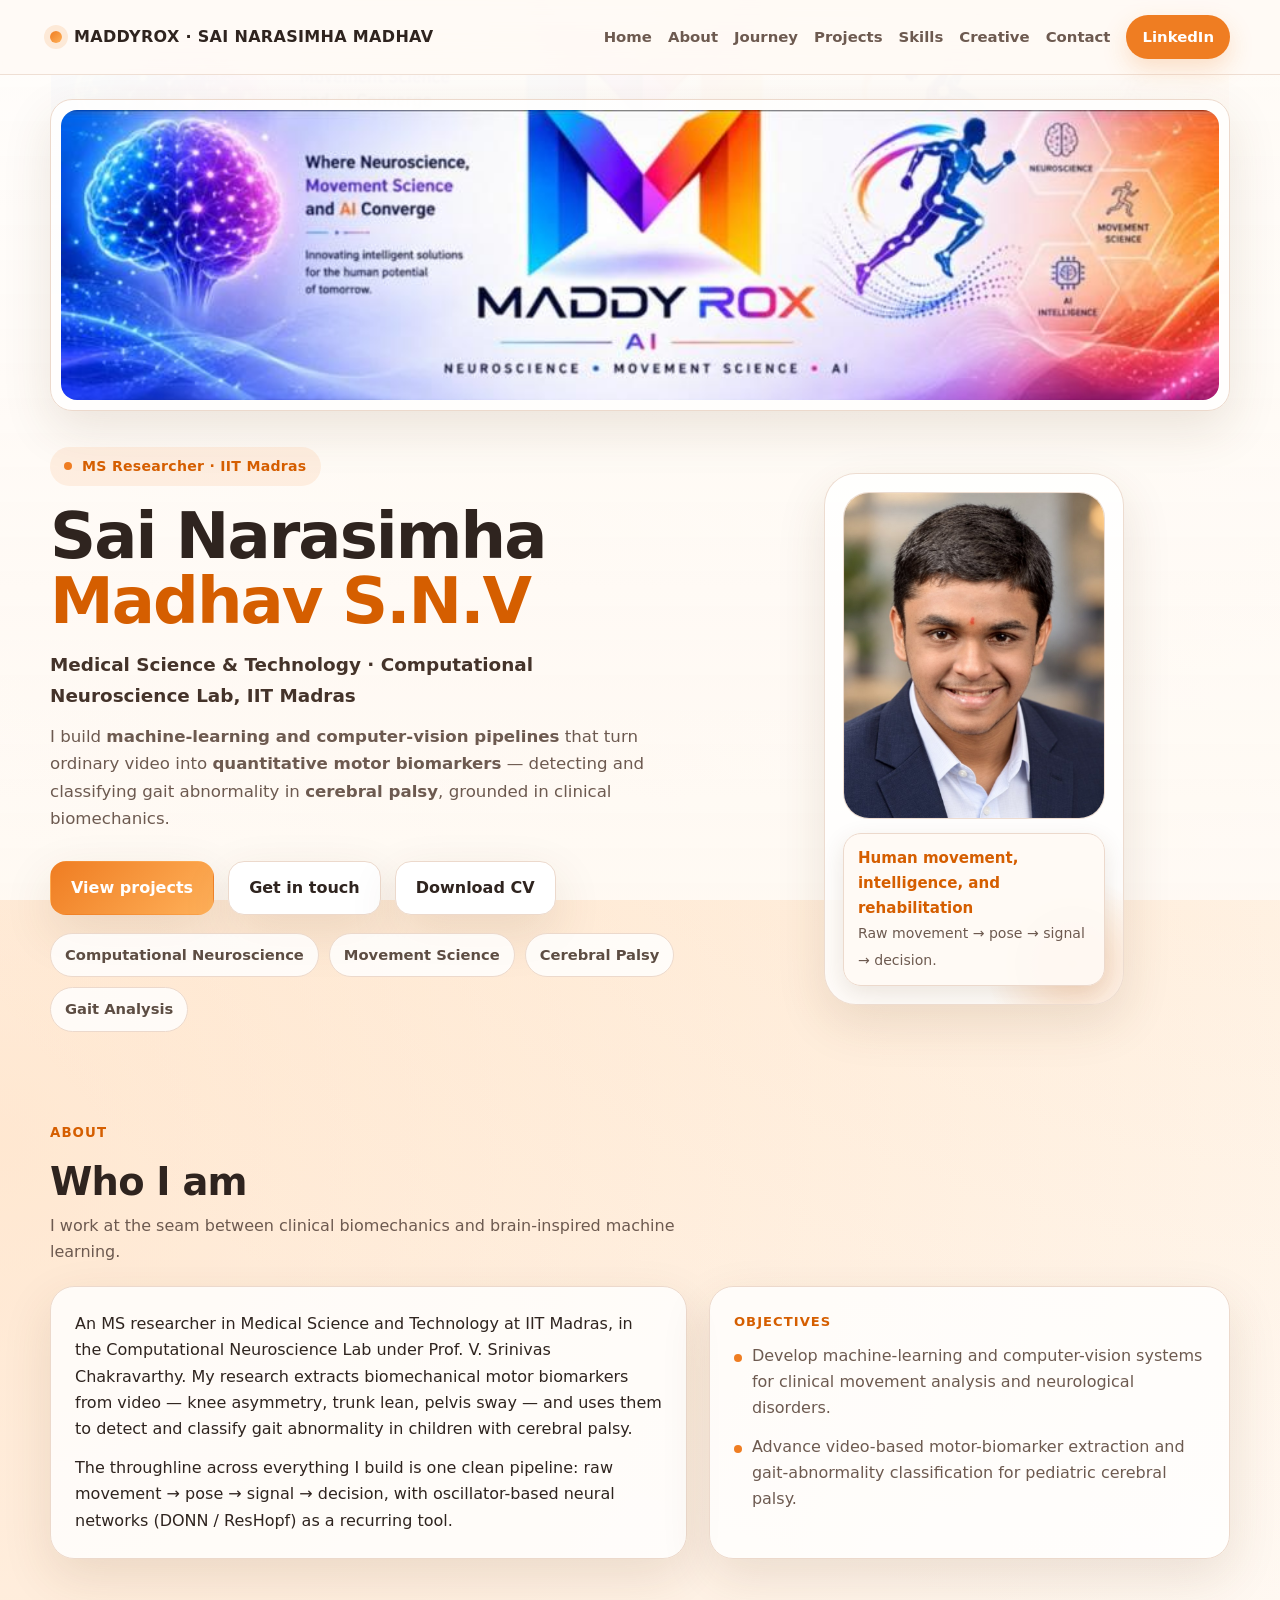
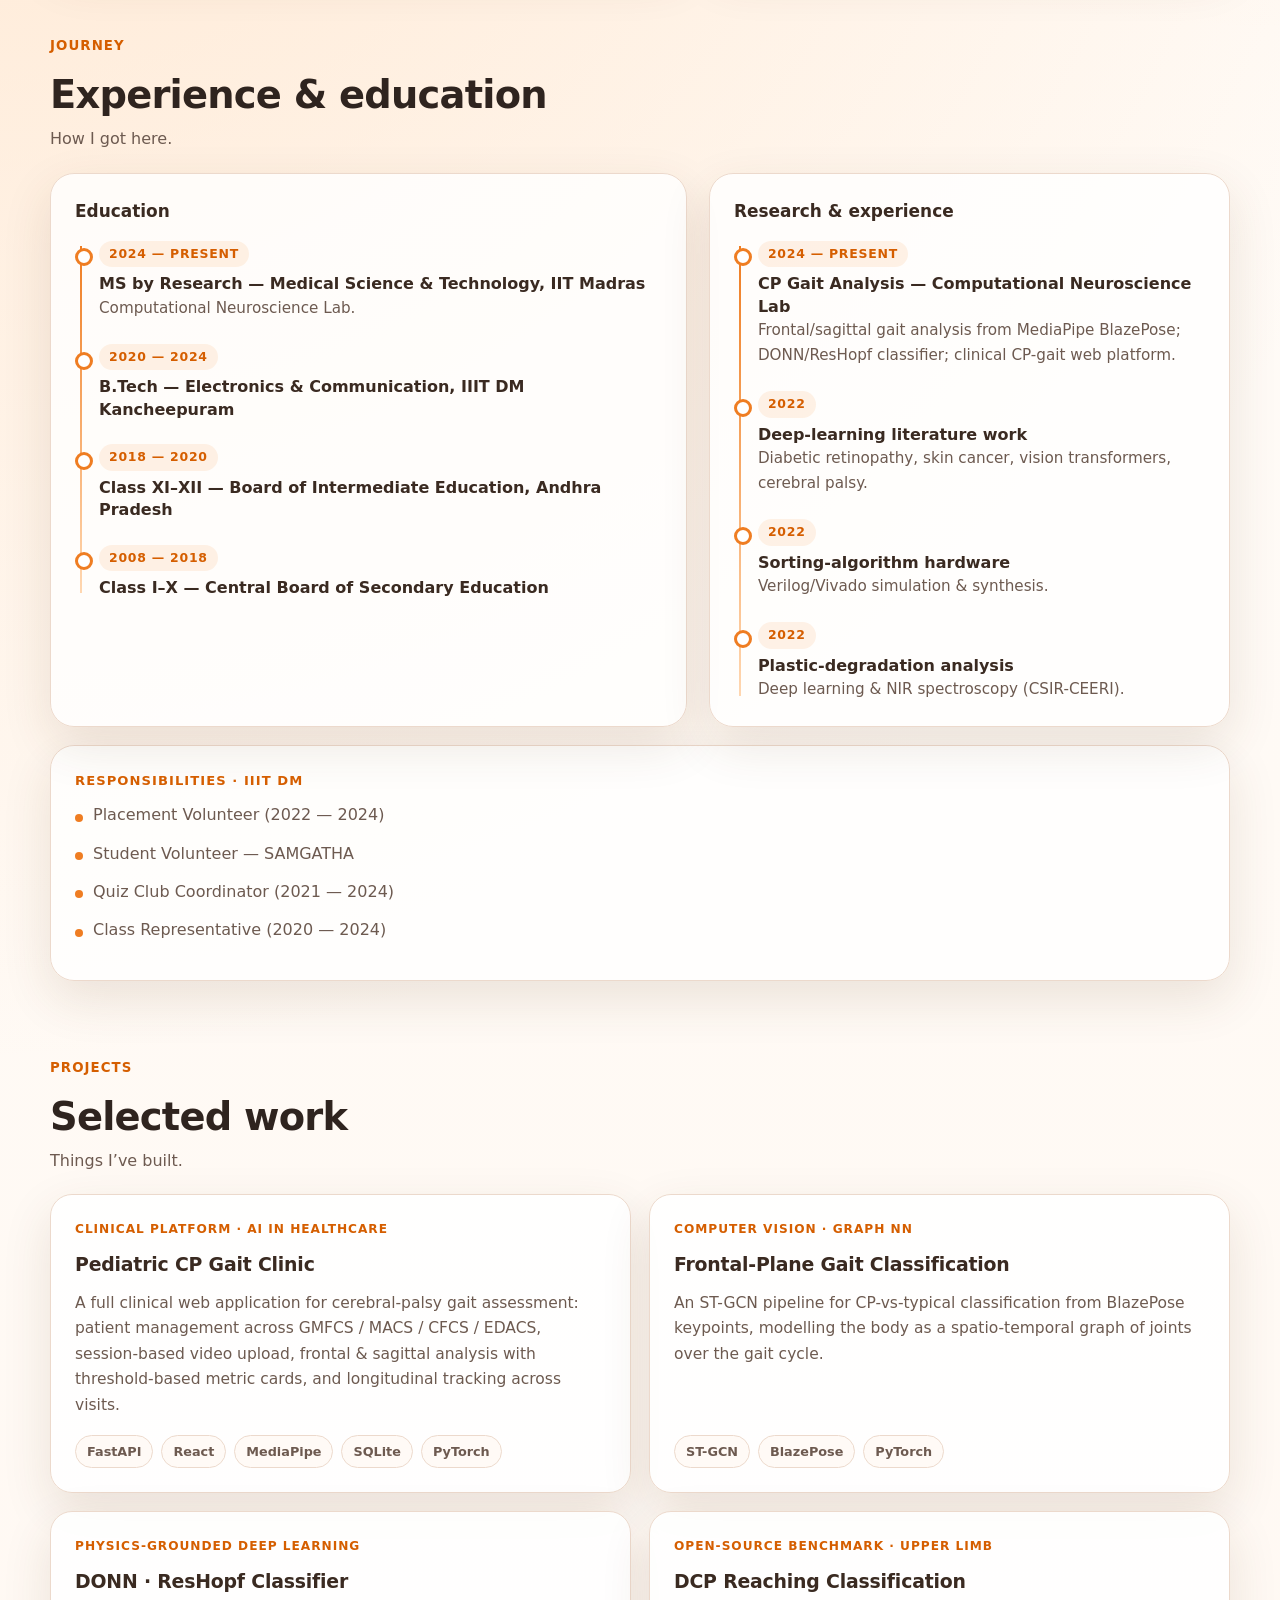
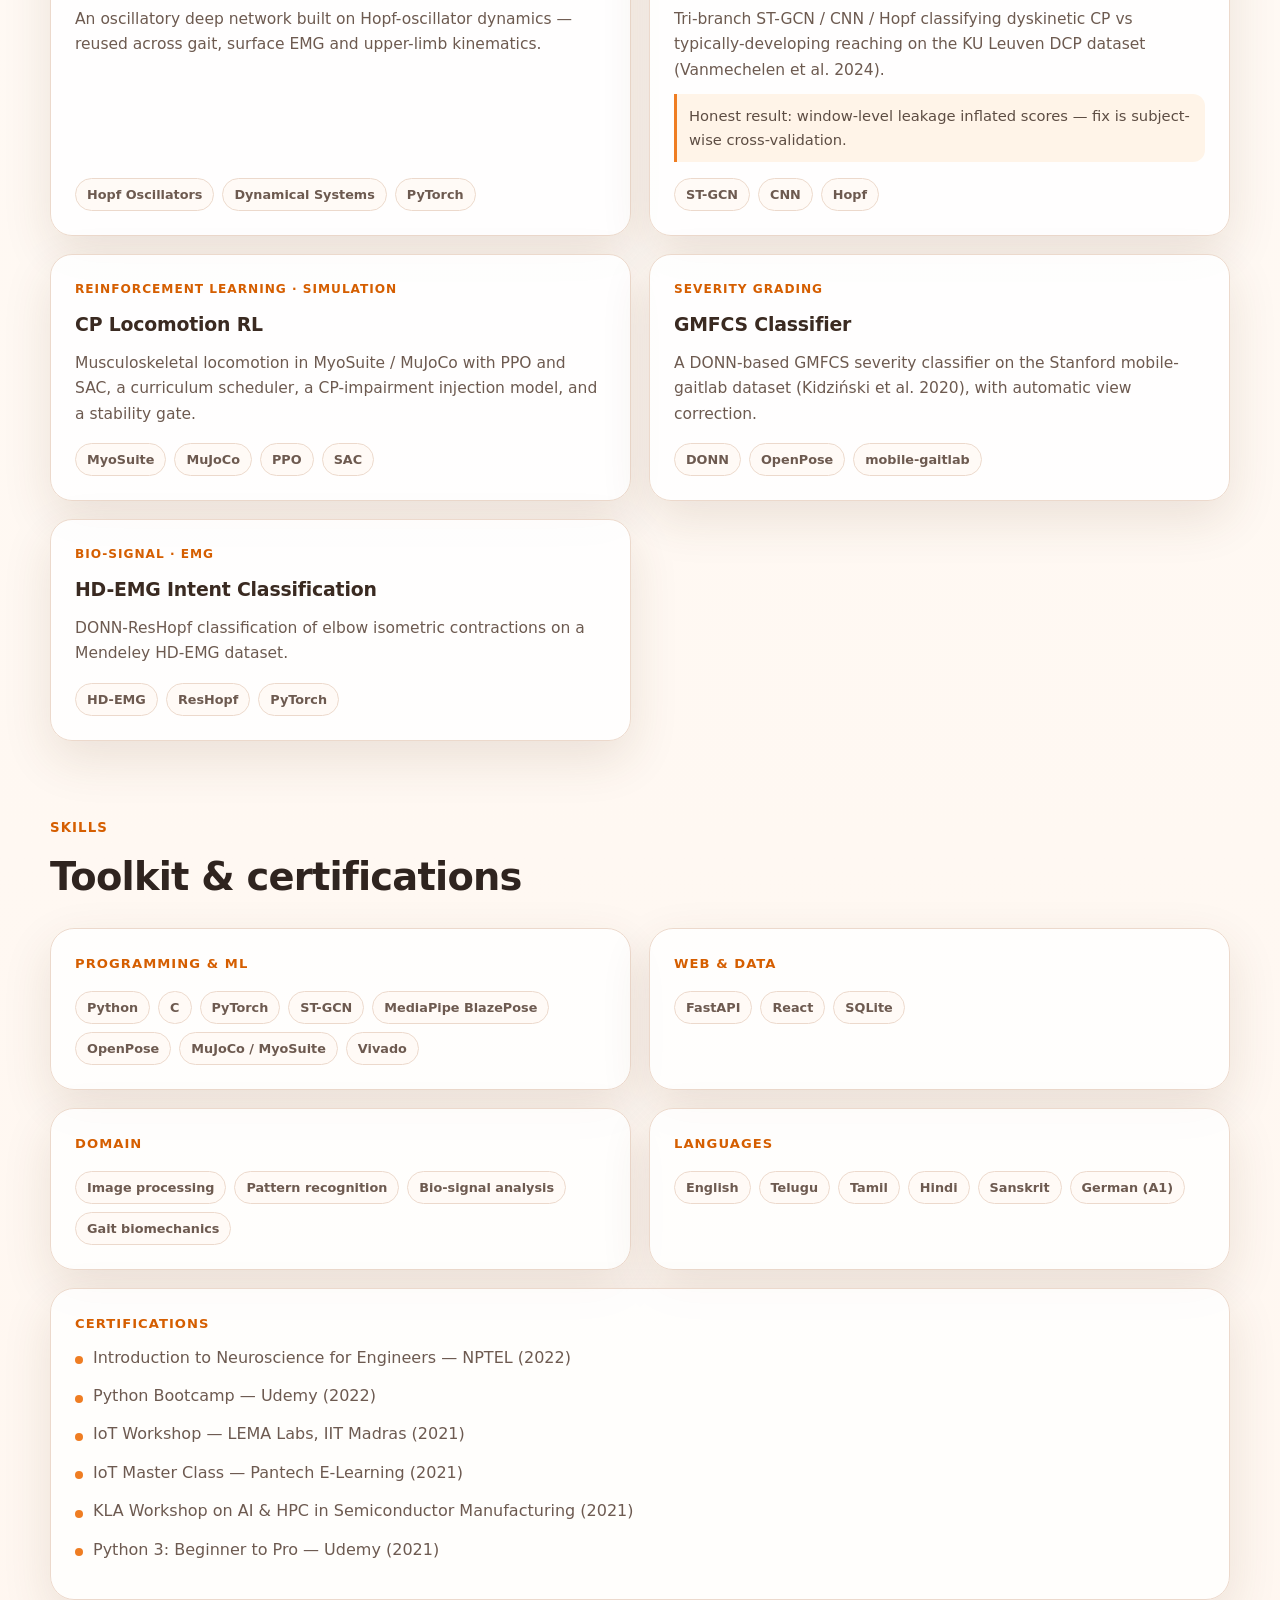
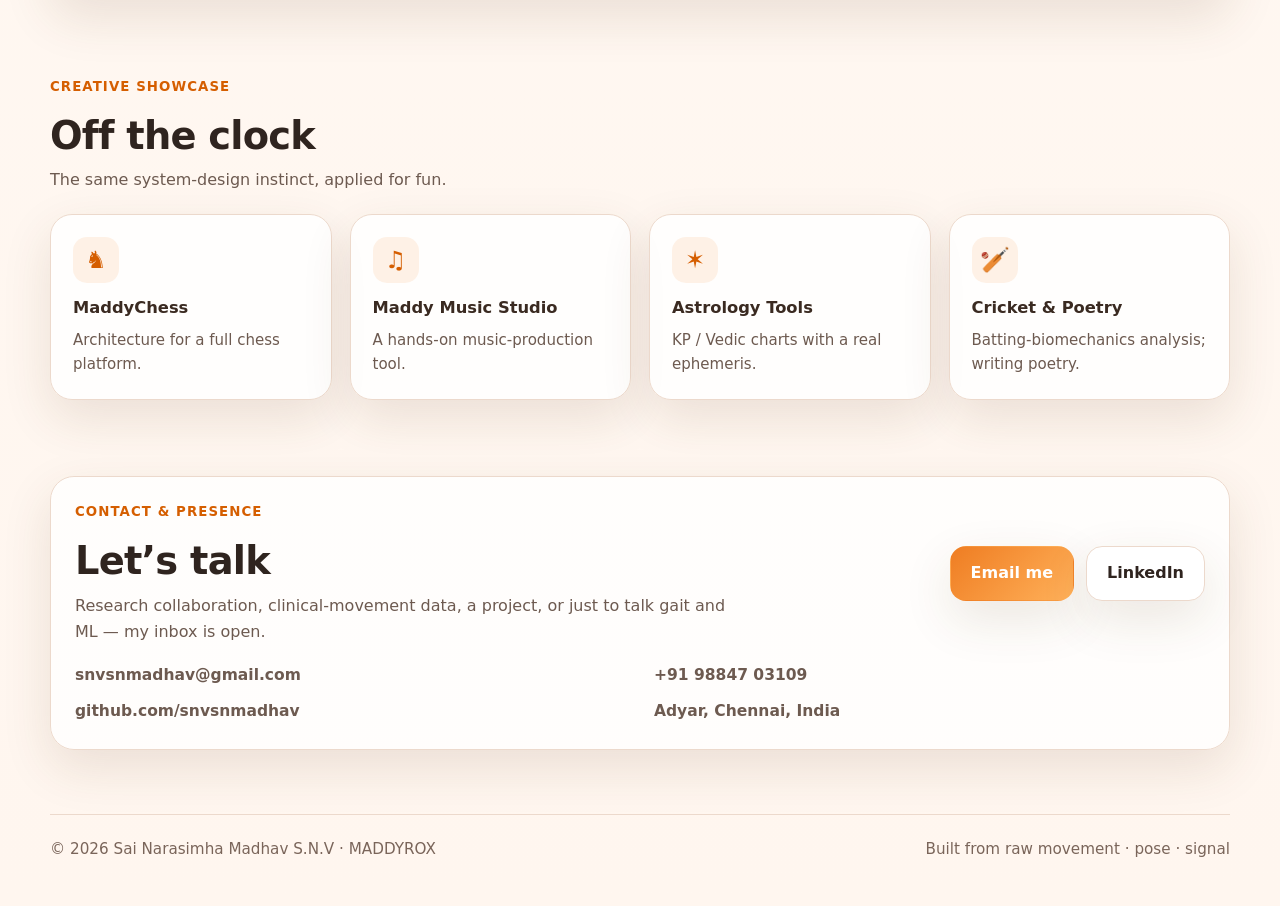
<file: index.html>
<!DOCTYPE html>
<html lang="en">
<head>
  <meta charset="UTF-8" />
  <meta name="viewport" content="width=device-width, initial-scale=1" />
  <title>Sai Narasimha Madhav S.N.V — Portfolio</title>
  <meta name="description" content="Sai Narasimha Madhav S.N.V — MS Researcher at IIT Madras building ML and computer-vision pipelines for cerebral-palsy gait analysis." />
  <meta property="og:type" content="website" />
  <meta property="og:title" content="Sai Narasimha Madhav S.N.V — Portfolio" />
  <meta property="og:description" content="ML &amp; computer vision for clinical movement — turning video into motor biomarkers for cerebral-palsy gait analysis at IIT Madras." />
  <meta property="og:image" content="assets/profile.jpg" />
  <link rel="icon" href="assets/profile.jpg" />
  <style>
    :root{
      --bg:#fffaf5;
      --bg-soft:#fff3e6;
      --card:#ffffffcc;
      --ink:#2f241f;
      --muted:#6d5a50;
      --line:#ecd9cc;
      --orange:#ef7d22;
      --orange-deep:#d55e00;
      --orange-soft:#ffd7b1;
      --shadow:0 18px 50px rgba(94,57,26,.12);
      --radius:24px;
      --max:1180px;
    }

    *{box-sizing:border-box;margin:0;padding:0}
    html{scroll-behavior:smooth}
    body{
      font-family: Inter, ui-sans-serif, system-ui, -apple-system, BlinkMacSystemFont, "Segoe UI", sans-serif;
      color:var(--ink);
      background:
        radial-gradient(circle at top right, rgba(255,183,102,.28), transparent 28%),
        radial-gradient(circle at left 20%, rgba(255,215,177,.55), transparent 32%),
        linear-gradient(180deg, #fffdfb 0%, var(--bg) 42%, #fff6ef 100%);
      line-height:1.65;
      overflow-x:hidden;
      position:relative;
    }
    body::before{
      content:"";
      position:fixed;
      inset:0;
      background:url('assets/banner.jpg') no-repeat center top / min(1200px,92vw) auto;
      opacity:.10;
      pointer-events:none;
      z-index:-2;
      filter:saturate(1.05);
    }
    body::after{
      content:"";
      position:fixed;
      inset:0;
      background:linear-gradient(180deg, rgba(255,255,255,.82), rgba(255,250,245,.92));
      z-index:-1;
      pointer-events:none;
    }
    a{text-decoration:none;color:inherit}
    img{max-width:100%;display:block}
    .wrap{width:min(var(--max), calc(100% - 32px));margin:0 auto}

    /* ---------- top bar ---------- */
    .topbar{
      position:sticky;top:0;z-index:50;
      backdrop-filter:blur(14px);
      background:rgba(255,250,245,.84);
      border-bottom:1px solid rgba(236,217,204,.8);
    }
    .topbar .wrap{
      display:flex;align-items:center;justify-content:space-between;gap:18px;
      min-height:74px;
    }
    .brand{display:flex;align-items:center;gap:12px;font-weight:800;letter-spacing:.02em}
    .brand-dot{
      width:12px;height:12px;border-radius:50%;
      background:linear-gradient(135deg,var(--orange),#ffb15a);
      box-shadow:0 0 0 6px rgba(239,125,34,.14);
      flex:0 0 auto;
    }
    .brand span{font-size:1rem}
    nav{display:flex;gap:16px;flex-wrap:wrap;align-items:center}
    nav a{color:var(--muted);font-weight:600;font-size:.93rem}
    nav a:hover{color:var(--orange-deep)}    .nav-linkedin{
      padding:10px 16px;border-radius:999px;background:var(--orange);color:#fff;font-weight:700;
      box-shadow:0 10px 24px rgba(239,125,34,.22);
    }
    .nav-linkedin:hover{color:#fff;background:var(--orange-deep)}

    /* ---------- hero ---------- */
    .hero{padding:36px 0 52px}
    .hero-grid{display:grid;grid-template-columns:1.1fr .9fr;gap:42px;align-items:center}
    .eyebrow{
      display:inline-flex;align-items:center;gap:10px;
      padding:8px 14px;border-radius:999px;
      background:rgba(239,125,34,.10);color:var(--orange-deep);
      font-weight:700;font-size:.88rem;letter-spacing:.02em;
      margin-bottom:18px;
    }
    .eyebrow::before{content:"";width:8px;height:8px;border-radius:50%;background:var(--orange)}
    h1{font-size:clamp(2.35rem, 5vw, 4.4rem);line-height:1.02;letter-spacing:-.03em;margin-bottom:16px}
    .hero h1 .accent{color:var(--orange-deep)}
    .role{font-size:1.15rem;font-weight:700;color:#44332a;margin-bottom:12px}
    .lede{font-size:1.04rem;color:var(--muted);max-width:58ch}
    .hero-actions{display:flex;gap:14px;flex-wrap:wrap;margin:28px 0 18px}
    .btn{
      display:inline-flex;align-items:center;justify-content:center;gap:8px;
      padding:13px 20px;border-radius:16px;border:1px solid var(--line);
      background:#fff;color:var(--ink);font-weight:700;box-shadow:var(--shadow);
    }
    .btn.primary{background:linear-gradient(135deg,var(--orange),#ffb15a);color:#fff;border-color:transparent}
    .hero-meta{display:flex;gap:10px;flex-wrap:wrap;margin-top:8px}
    .chip{
      padding:9px 14px;border-radius:999px;background:rgba(255,255,255,.82);
      border:1px solid var(--line);color:#5d4d43;font-weight:600;font-size:.92rem;
    }

    .hero-card{
      position:relative;background:rgba(255,255,255,.82);border:1px solid rgba(236,217,204,.92);
      border-radius:32px;padding:18px;box-shadow:var(--shadow);overflow:hidden;
      width:100%;max-width:300px;justify-self:center;
    }
    .hero-card::before{
      content:"";position:absolute;inset:auto -40px -50px auto;width:180px;height:180px;border-radius:50%;
      background:radial-gradient(circle, rgba(239,125,34,.28), transparent 70%);
      z-index:0;
    }
    .profile-frame{
      position:relative;z-index:1;
      border-radius:26px;overflow:hidden;background:#fff;
      border:1px solid rgba(236,217,204,.92);
    }
    .profile-frame img{width:100%;height:auto;object-fit:cover}
    .card-note{
      position:relative;z-index:2;margin-top:14px;
      background:rgba(255,250,245,.94);border:1px solid var(--line);
      border-radius:18px;padding:12px 14px;box-shadow:0 8px 24px rgba(94,57,26,.12)
    }
    .card-note strong{display:block;font-size:.94rem;color:var(--orange-deep)}
    .card-note span{font-size:.88rem;color:var(--muted)}

    .brand-strip{padding:24px 0 0}
    .brand-strip .strip-box{
      background:rgba(255,255,255,.72);border:1px solid var(--line);box-shadow:var(--shadow);
      border-radius:22px;padding:10px;
    }
    .brand-strip img{border-radius:16px;width:100%;height:auto}

    /* ---------- sections ---------- */
    section{padding:38px 0;scroll-margin-top:92px}
    .section-head{margin-bottom:20px}
    .section-head small{display:block;color:var(--orange-deep);font-weight:800;letter-spacing:.08em;text-transform:uppercase;margin-bottom:6px}
    .section-head h2{font-size:clamp(1.7rem,3vw,2.5rem);letter-spacing:-.02em}
    .section-head p{color:var(--muted);max-width:66ch}

    .grid-2{display:grid;grid-template-columns:1.1fr .9fr;gap:22px}
    .panel{
      background:var(--card);border:1px solid var(--line);
      border-radius:var(--radius);padding:24px;box-shadow:var(--shadow);
    }
    .panel p + p{margin-top:12px}
    .panel h3{font-size:1.06rem;color:#3a2a21;margin-bottom:14px}
    .panel h4{
      font-size:.82rem;letter-spacing:.08em;text-transform:uppercase;
      color:var(--orange-deep);margin:0 0 10px;
    }
    .focus-list,.highlights,.contact-list,.plain-list{list-style:none}
    .focus-list li,.highlights li,.contact-list li,.plain-list li{
      position:relative;padding-left:18px;color:var(--muted);margin-bottom:12px
    }
    .focus-list li::before,.highlights li::before,.contact-list li::before,.plain-list li::before{
      content:"";position:absolute;left:0;top:.72em;width:8px;height:8px;border-radius:50%;background:var(--orange)
    }

    .cards{display:grid;grid-template-columns:repeat(3,1fr);gap:18px}
    .mini-card{
      background:rgba(255,255,255,.82);border:1px solid var(--line);
      border-radius:22px;padding:22px;box-shadow:var(--shadow);
    }
    .mini-card h3{font-size:1.08rem;margin-bottom:8px;color:#3a2a21}
    .mini-card p{color:var(--muted);font-size:.97rem}

    /* ---------- timeline ---------- */
    .timeline{list-style:none;position:relative;padding-left:24px}
    .timeline::before{
      content:"";position:absolute;left:5px;top:6px;bottom:6px;width:2px;
      background:linear-gradient(180deg,var(--orange),var(--orange-soft));
    }
    .timeline li{position:relative;margin-bottom:22px}
    .timeline li:last-child{margin-bottom:0}
    .timeline li::before{
      content:"";position:absolute;left:-24px;top:.55em;width:12px;height:12px;border-radius:50%;
      background:#fff;border:3px solid var(--orange);
    }
    .tl-date{
      display:inline-block;font-size:.78rem;font-weight:800;letter-spacing:.06em;text-transform:uppercase;
      color:var(--orange-deep);background:rgba(239,125,34,.10);
      padding:3px 10px;border-radius:999px;margin-bottom:6px;
    }
    .tl-title{font-weight:700;color:#3a2a21;font-size:1rem;line-height:1.4}
    .tl-note{color:var(--muted);font-size:.95rem}

    /* ---------- projects ---------- */
    .proj-grid{display:grid;grid-template-columns:repeat(2,1fr);gap:18px}
    .proj{
      background:rgba(255,255,255,.86);border:1px solid var(--line);
      border-radius:22px;padding:24px;box-shadow:var(--shadow);
      display:flex;flex-direction:column;gap:10px;
    }
    .proj-kicker{
      font-size:.76rem;font-weight:800;letter-spacing:.08em;text-transform:uppercase;color:var(--orange-deep);
    }
    .proj h3{font-size:1.18rem;color:#3a2a21;letter-spacing:-.01em}
    .proj p{color:var(--muted);font-size:.97rem}
    .proj .honest{
      border-left:3px solid var(--orange);background:rgba(255,215,177,.28);
      padding:10px 12px;border-radius:0 12px 12px 0;font-size:.92rem;color:#5d4d43;
    }
    .tags{display:flex;flex-wrap:wrap;gap:8px;margin-top:auto;padding-top:6px}
    .tag{
      font-size:.8rem;font-weight:700;color:#6d5a50;background:rgba(255,250,245,.9);
      border:1px solid var(--line);border-radius:999px;padding:5px 11px;
    }

    /* ---------- skills ---------- */
    .skill-grid{display:grid;grid-template-columns:repeat(2,1fr);gap:18px}
    .skill-grid .panel.span{grid-column:1 / -1}

    /* ---------- creative ---------- */
    .creative-grid{display:grid;grid-template-columns:repeat(4,1fr);gap:18px}
    .creative{
      background:rgba(255,255,255,.82);border:1px solid var(--line);
      border-radius:22px;padding:22px;box-shadow:var(--shadow);text-align:left;
    }
    .glyph{
      font-size:1.5rem;line-height:1;color:var(--orange-deep);
      background:rgba(239,125,34,.10);width:46px;height:46px;border-radius:14px;
      display:flex;align-items:center;justify-content:center;margin-bottom:12px;
    }
    .creative h3{font-size:1.02rem;margin-bottom:6px;color:#3a2a21}
    .creative p{color:var(--muted);font-size:.94rem}

    /* ---------- contact ---------- */
    .contact-box{display:grid;grid-template-columns:1fr auto;gap:18px;align-items:center}
    .contact-actions{display:flex;gap:12px;flex-wrap:wrap}
    .contact-grid{display:grid;grid-template-columns:repeat(2,1fr);gap:10px 28px;margin-top:18px}
    .contact-grid a,.contact-grid span{color:var(--muted);font-weight:600;font-size:.97rem}
    .contact-grid a:hover{color:var(--orange-deep)}

    footer{padding:26px 0 44px;color:#7a655a;font-size:.95rem}
    footer .wrap{border-top:1px solid var(--line);padding-top:22px;display:flex;justify-content:space-between;gap:16px;flex-wrap:wrap}

    @media (max-width: 1000px){
      .proj-grid,.creative-grid{grid-template-columns:repeat(2,1fr)}
    }
    @media (max-width: 920px){
      .hero-grid,.grid-2,.cards,.contact-box,.skill-grid{grid-template-columns:1fr}
      .hero{padding-top:28px}
    }
    @media (max-width: 640px){
      .topbar .wrap{flex-direction:column;align-items:flex-start;padding:14px 0}
      nav{gap:12px}
      .wrap{width:min(var(--max), calc(100% - 22px))}
      .panel,.mini-card,.proj,.creative{padding:20px}
      .btn{width:100%}
      .hero-actions{display:grid;grid-template-columns:1fr}
      .proj-grid,.creative-grid,.contact-grid{grid-template-columns:1fr}
    }
  </style>
</head>
<body>
  <header class="topbar">
    <div class="wrap">
      <a class="brand" href="#home" aria-label="Home">
        <span class="brand-dot"></span>
        <span>MADDYROX · SAI NARASIMHA MADHAV</span>
      </a>
      <nav>
        <a href="#home">Home</a>
        <a href="#about">About</a>
        <a href="#journey">Journey</a>
        <a href="#projects">Projects</a>
        <a href="#skills">Skills</a>
        <a href="#creative">Creative</a>
        <a href="#contact">Contact</a>
        <a class="nav-linkedin" href="https://www.linkedin.com/in/sai-narasimha-madhav-s-n-v-s-n-v-78bb21395/" target="_blank" rel="noopener noreferrer">LinkedIn</a>
      </nav>
    </div>
  </header>

  <main id="home">
    <!-- ===================== BANNER ===================== -->
    <section class="brand-strip">
      <div class="wrap">
        <div class="strip-box">
          <img src="assets/banner.jpg" alt="Maddyrox AI banner" />
        </div>
      </div>
    </section>

    <!-- ===================== HERO ===================== -->
    <section class="hero">
      <div class="wrap hero-grid">
        <div>
          <div class="eyebrow">MS Researcher · IIT Madras</div>
          <h1>Sai Narasimha <span class="accent">Madhav S.N.V</span></h1>
          <div class="role">Medical Science &amp; Technology · Computational Neuroscience Lab, IIT Madras</div>
          <p class="lede">
            I build <strong>machine-learning and computer-vision pipelines</strong> that turn ordinary video into
            <strong>quantitative motor biomarkers</strong> — detecting and classifying gait abnormality in
            <strong>cerebral palsy</strong>, grounded in clinical biomechanics.
          </p>
          <div class="hero-actions">
            <a class="btn primary" href="#projects">View projects</a>
            <a class="btn" href="#contact">Get in touch</a>
            <a class="btn" href="cv.pdf" target="_blank" rel="noopener noreferrer">Download CV</a>
          </div>
          <div class="hero-meta">
            <span class="chip">Computational Neuroscience</span>
            <span class="chip">Movement Science</span>
            <span class="chip">Cerebral Palsy</span>
            <span class="chip">Gait Analysis</span>
          </div>
        </div>

        <div class="hero-card">
          <div class="profile-frame">
            <img src="assets/profile.jpg" alt="Sai Narasimha Madhav S.N.V" />
          </div>
          <div class="card-note">
            <strong>Human movement, intelligence, and rehabilitation</strong>
            <span>Raw movement → pose → signal → decision.</span>
          </div>
        </div>
      </div>
    </section>

    <!-- ===================== ABOUT ===================== -->
    <section id="about">
      <div class="wrap">
        <div class="section-head">
          <small>About</small>
          <h2>Who I am</h2>
          <p>I work at the seam between clinical biomechanics and brain-inspired machine learning.</p>
        </div>
        <div class="grid-2">
          <div class="panel">
            <p>
              An MS researcher in Medical Science and Technology at IIT Madras, in the Computational Neuroscience Lab
              under Prof. V. Srinivas Chakravarthy. My research extracts biomechanical motor biomarkers from video —
              knee asymmetry, trunk lean, pelvis sway — and uses them to detect and classify gait abnormality in
              children with cerebral palsy.
            </p>
            <p>
              The throughline across everything I build is one clean pipeline: raw movement → pose → signal → decision,
              with oscillator-based neural networks (DONN / ResHopf) as a recurring tool.
            </p>
          </div>
          <div class="panel">
            <h4>Objectives</h4>
            <ul class="focus-list">
              <li>Develop machine-learning and computer-vision systems for clinical movement analysis and neurological disorders.</li>
              <li>Advance video-based motor-biomarker extraction and gait-abnormality classification for pediatric cerebral palsy.</li>
            </ul>
          </div>
        </div>
      </div>
    </section>

    <!-- ===================== JOURNEY ===================== -->
    <section id="journey">
      <div class="wrap">
        <div class="section-head">
          <small>Journey</small>
          <h2>Experience &amp; education</h2>
          <p>How I got here.</p>
        </div>
        <div class="grid-2">
          <div class="panel">
            <h3>Education</h3>
            <ul class="timeline">
              <li>
                <span class="tl-date">2024 — present</span>
                <div class="tl-title">MS by Research — Medical Science &amp; Technology, IIT Madras</div>
                <div class="tl-note">Computational Neuroscience Lab.</div>
              </li>
              <li>
                <span class="tl-date">2020 — 2024</span>
                <div class="tl-title">B.Tech — Electronics &amp; Communication, IIIT DM Kancheepuram</div>
              </li>
              <li>
                <span class="tl-date">2018 — 2020</span>
                <div class="tl-title">Class XI–XII — Board of Intermediate Education, Andhra Pradesh</div>
              </li>
              <li>
                <span class="tl-date">2008 — 2018</span>
                <div class="tl-title">Class I–X — Central Board of Secondary Education</div>
              </li>
            </ul>
          </div>
          <div class="panel">
            <h3>Research &amp; experience</h3>
            <ul class="timeline">
              <li>
                <span class="tl-date">2024 — present</span>
                <div class="tl-title">CP Gait Analysis — Computational Neuroscience Lab</div>
                <div class="tl-note">Frontal/sagittal gait analysis from MediaPipe BlazePose; DONN/ResHopf classifier; clinical CP-gait web platform.</div>
              </li>
              <li>
                <span class="tl-date">2022</span>
                <div class="tl-title">Deep-learning literature work</div>
                <div class="tl-note">Diabetic retinopathy, skin cancer, vision transformers, cerebral palsy.</div>
              </li>
              <li>
                <span class="tl-date">2022</span>
                <div class="tl-title">Sorting-algorithm hardware</div>
                <div class="tl-note">Verilog/Vivado simulation &amp; synthesis.</div>
              </li>
              <li>
                <span class="tl-date">2022</span>
                <div class="tl-title">Plastic-degradation analysis</div>
                <div class="tl-note">Deep learning &amp; NIR spectroscopy (CSIR-CEERI).</div>
              </li>
            </ul>
          </div>
        </div>

        <div class="panel" style="margin-top:18px">
          <h4>Responsibilities · IIIT DM</h4>
          <ul class="focus-list" style="margin-bottom:0">
            <li>Placement Volunteer (2022 — 2024)</li>
            <li>Student Volunteer — SAMGATHA</li>
            <li>Quiz Club Coordinator (2021 — 2024)</li>
            <li>Class Representative (2020 — 2024)</li>
          </ul>
        </div>
      </div>
    </section>

    <!-- ===================== PROJECTS ===================== -->
    <section id="projects">
      <div class="wrap">
        <div class="section-head">
          <small>Projects</small>
          <h2>Selected work</h2>
          <p>Things I’ve built.</p>
        </div>
        <div class="proj-grid">
          <article class="proj">
            <div class="proj-kicker">Clinical Platform · AI in Healthcare</div>
            <h3>Pediatric CP Gait Clinic</h3>
            <p>
              A full clinical web application for cerebral-palsy gait assessment: patient management across
              GMFCS / MACS / CFCS / EDACS, session-based video upload, frontal &amp; sagittal analysis with
              threshold-based metric cards, and longitudinal tracking across visits.
            </p>
            <div class="tags">
              <span class="tag">FastAPI</span><span class="tag">React</span><span class="tag">MediaPipe</span>
              <span class="tag">SQLite</span><span class="tag">PyTorch</span>
            </div>
          </article>

          <article class="proj">
            <div class="proj-kicker">Computer Vision · Graph NN</div>
            <h3>Frontal-Plane Gait Classification</h3>
            <p>
              An ST-GCN pipeline for CP-vs-typical classification from BlazePose keypoints, modelling the body as a
              spatio-temporal graph of joints over the gait cycle.
            </p>
            <div class="tags">
              <span class="tag">ST-GCN</span><span class="tag">BlazePose</span><span class="tag">PyTorch</span>
            </div>
          </article>

          <article class="proj">
            <div class="proj-kicker">Physics-Grounded Deep Learning</div>
            <h3>DONN · ResHopf Classifier</h3>
            <p>
              An oscillatory deep network built on Hopf-oscillator dynamics — reused across gait, surface EMG and
              upper-limb kinematics.
            </p>
            <div class="tags">
              <span class="tag">Hopf Oscillators</span><span class="tag">Dynamical Systems</span><span class="tag">PyTorch</span>
            </div>
          </article>

          <article class="proj">
            <div class="proj-kicker">Open-Source Benchmark · Upper Limb</div>
            <h3>DCP Reaching Classification</h3>
            <p>
              Tri-branch ST-GCN / CNN / Hopf classifying dyskinetic CP vs typically-developing reaching on the
              KU Leuven DCP dataset (Vanmechelen et al. 2024).
            </p>
            <div class="honest">
              Honest result: window-level leakage inflated scores — fix is subject-wise cross-validation.
            </div>
            <div class="tags">
              <span class="tag">ST-GCN</span><span class="tag">CNN</span><span class="tag">Hopf</span>
            </div>
          </article>

          <article class="proj">
            <div class="proj-kicker">Reinforcement Learning · Simulation</div>
            <h3>CP Locomotion RL</h3>
            <p>
              Musculoskeletal locomotion in MyoSuite / MuJoCo with PPO and SAC, a curriculum scheduler,
              a CP-impairment injection model, and a stability gate.
            </p>
            <div class="tags">
              <span class="tag">MyoSuite</span><span class="tag">MuJoCo</span><span class="tag">PPO</span><span class="tag">SAC</span>
            </div>
          </article>

          <article class="proj">
            <div class="proj-kicker">Severity Grading</div>
            <h3>GMFCS Classifier</h3>
            <p>
              A DONN-based GMFCS severity classifier on the Stanford mobile-gaitlab dataset (Kidziński et al. 2020),
              with automatic view correction.
            </p>
            <div class="tags">
              <span class="tag">DONN</span><span class="tag">OpenPose</span><span class="tag">mobile-gaitlab</span>
            </div>
          </article>

          <article class="proj">
            <div class="proj-kicker">Bio-Signal · EMG</div>
            <h3>HD-EMG Intent Classification</h3>
            <p>
              DONN-ResHopf classification of elbow isometric contractions on a Mendeley HD-EMG dataset.
            </p>
            <div class="tags">
              <span class="tag">HD-EMG</span><span class="tag">ResHopf</span><span class="tag">PyTorch</span>
            </div>
          </article>
        </div>
      </div>
    </section>

    <!-- ===================== SKILLS ===================== -->
    <section id="skills">
      <div class="wrap">
        <div class="section-head">
          <small>Skills</small>
          <h2>Toolkit &amp; certifications</h2>
        </div>
        <div class="skill-grid">
          <div class="panel">
            <h4>Programming &amp; ML</h4>
            <div class="tags" style="margin-top:0">
              <span class="tag">Python</span><span class="tag">C</span><span class="tag">PyTorch</span>
              <span class="tag">ST-GCN</span><span class="tag">MediaPipe BlazePose</span><span class="tag">OpenPose</span>
              <span class="tag">MuJoCo / MyoSuite</span><span class="tag">Vivado</span>
            </div>
          </div>
          <div class="panel">
            <h4>Web &amp; data</h4>
            <div class="tags" style="margin-top:0">
              <span class="tag">FastAPI</span><span class="tag">React</span><span class="tag">SQLite</span>
            </div>
          </div>
          <div class="panel">
            <h4>Domain</h4>
            <div class="tags" style="margin-top:0">
              <span class="tag">Image processing</span><span class="tag">Pattern recognition</span>
              <span class="tag">Bio-signal analysis</span><span class="tag">Gait biomechanics</span>
            </div>
          </div>
          <div class="panel">
            <h4>Languages</h4>
            <div class="tags" style="margin-top:0">
              <span class="tag">English</span><span class="tag">Telugu</span><span class="tag">Tamil</span>
              <span class="tag">Hindi</span><span class="tag">Sanskrit</span><span class="tag">German (A1)</span>
            </div>
          </div>
          <div class="panel span">
            <h4>Certifications</h4>
            <ul class="focus-list" style="margin-bottom:0">
              <li>Introduction to Neuroscience for Engineers — NPTEL (2022)</li>
              <li>Python Bootcamp — Udemy (2022)</li>
              <li>IoT Workshop — LEMA Labs, IIT Madras (2021)</li>
              <li>IoT Master Class — Pantech E-Learning (2021)</li>
              <li>KLA Workshop on AI &amp; HPC in Semiconductor Manufacturing (2021)</li>
              <li>Python 3: Beginner to Pro — Udemy (2021)</li>
            </ul>
          </div>
        </div>
      </div>
    </section>

    <!-- ===================== CREATIVE ===================== -->
    <section id="creative">
      <div class="wrap">
        <div class="section-head">
          <small>Creative Showcase</small>
          <h2>Off the clock</h2>
          <p>The same system-design instinct, applied for fun.</p>
        </div>
        <div class="creative-grid">
          <article class="creative">
            <div class="glyph">♞</div>
            <h3>MaddyChess</h3>
            <p>Architecture for a full chess platform.</p>
          </article>
          <article class="creative">
            <div class="glyph">♫</div>
            <h3>Maddy Music Studio</h3>
            <p>A hands-on music-production tool.</p>
          </article>
          <article class="creative">
            <div class="glyph">✶</div>
            <h3>Astrology Tools</h3>
            <p>KP / Vedic charts with a real ephemeris.</p>
          </article>
          <article class="creative">
            <div class="glyph">🏏</div>
            <h3>Cricket &amp; Poetry</h3>
            <p>Batting-biomechanics analysis; writing poetry.</p>
          </article>
        </div>
      </div>
    </section>

    <!-- ===================== CONTACT ===================== -->
    <section id="contact">
      <div class="wrap">
        <div class="panel">
          <div class="contact-box">
            <div>
              <div class="section-head" style="margin-bottom:0">
                <small>Contact &amp; Presence</small>
                <h2>Let’s talk</h2>
                <p>
                  Research collaboration, clinical-movement data, a project, or just to talk gait and ML —
                  my inbox is open.
                </p>
              </div>
            </div>
            <div class="contact-actions">
              <a class="btn primary" href="mailto:snvsnmadhav@gmail.com">Email me</a>
              <a class="btn" href="https://www.linkedin.com/in/sai-narasimha-madhav-s-n-v-s-n-v-78bb21395/" target="_blank" rel="noopener noreferrer">LinkedIn</a>
            </div>
          </div>
          <div class="contact-grid">
            <a href="mailto:snvsnmadhav@gmail.com">snvsnmadhav@gmail.com</a>
            <a href="tel:+919884703109">+91 98847 03109</a>
            <a href="https://github.com/snvsnmadhav" target="_blank" rel="noopener noreferrer">github.com/snvsnmadhav</a>
            <span>Adyar, Chennai, India</span>
          </div>
        </div>
      </div>
    </section>
  </main>

  <footer>
    <div class="wrap">
      <div>© 2026 Sai Narasimha Madhav S.N.V · MADDYROX</div>
      <div>Built from raw movement · pose · signal</div>
    </div>
  </footer>
</body>
</html>
</file>
